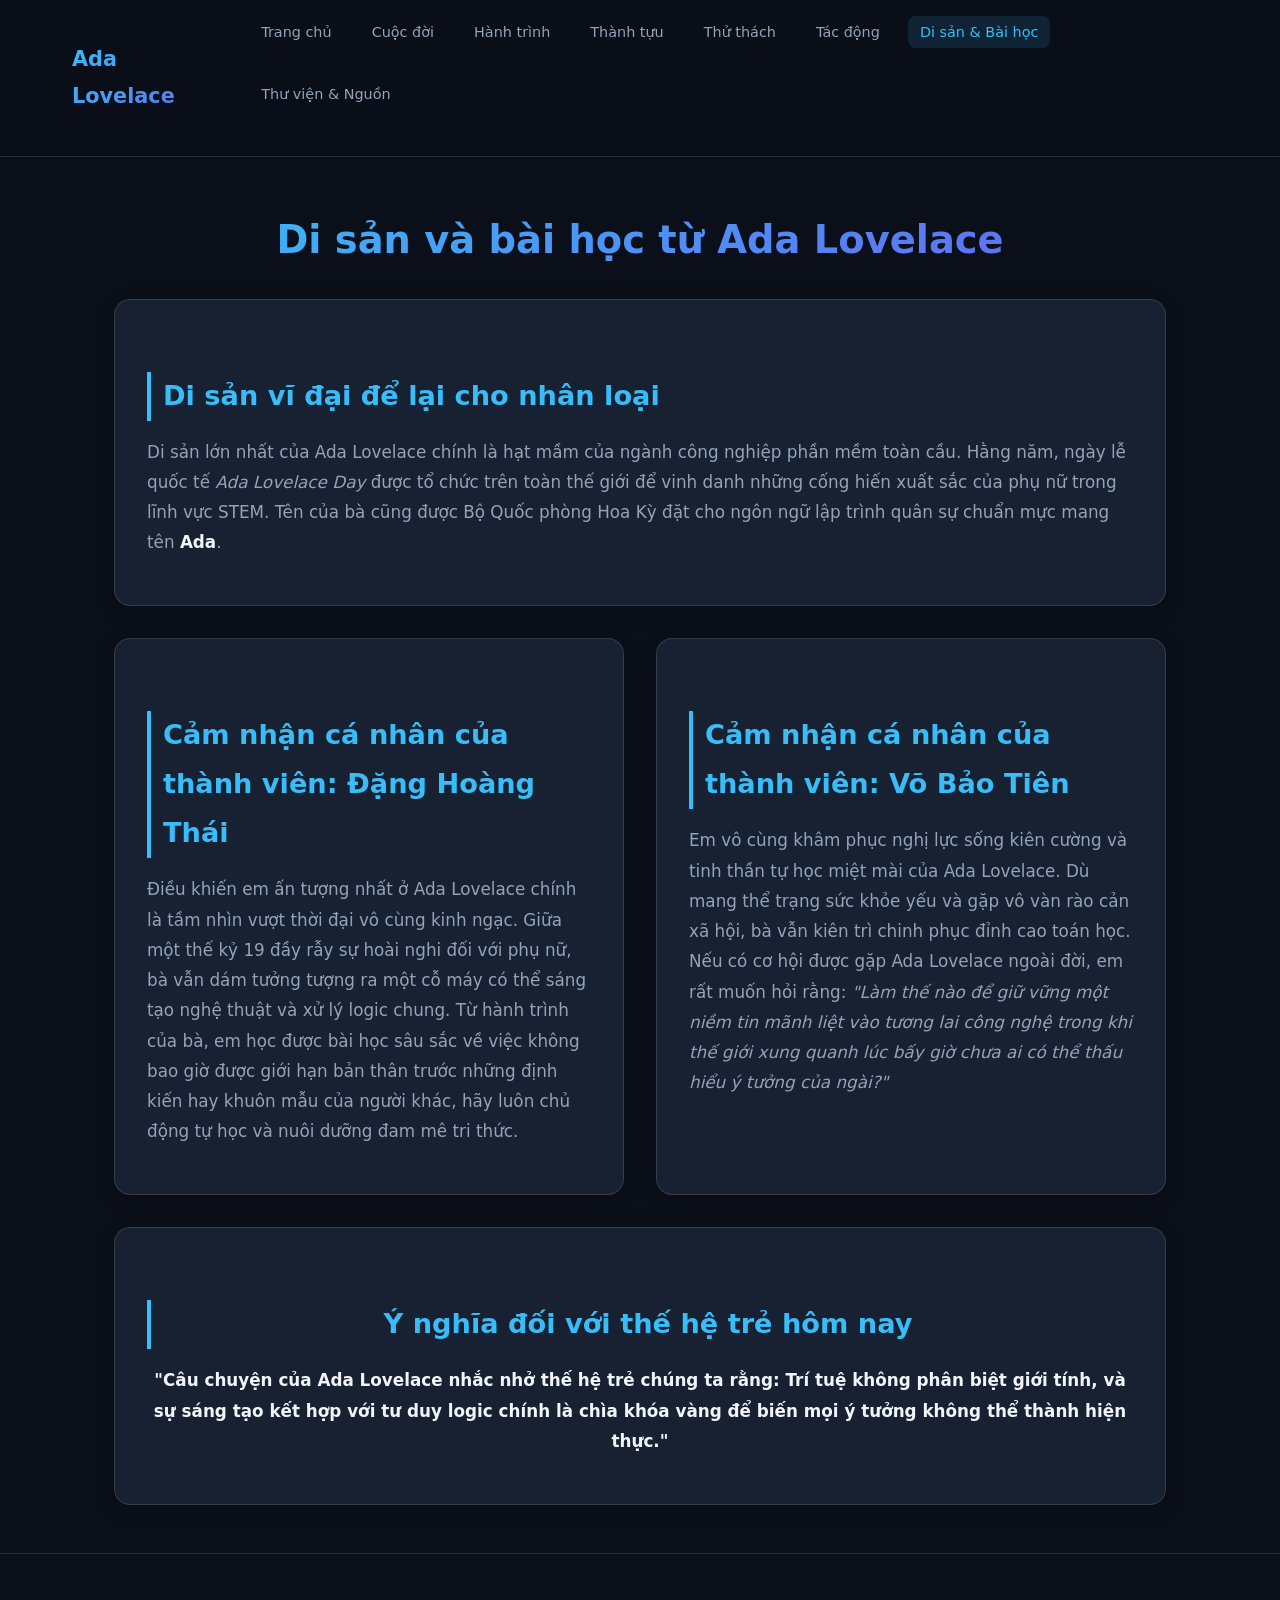
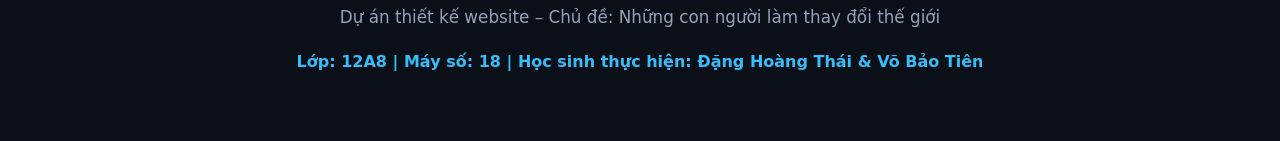
<file: disan_baihoc.html>
<!DOCTYPE html>
<html lang="vi">
<head>
    <meta charset="UTF-8">
    <meta name="viewport" content="width=device-width, initial-scale=1.0">
    <title>Ada Lovelace – Một con người làm thay đổi thế giới</title>
    <link rel="stylesheet" href="style.css">
</head>
<body>
    <header>
        <div class="nav-container">
            <a href="index.html" class="logo">Ada Lovelace</a>
            <nav>
                <ul>
                    <li><a href="index.html" class="">Trang chủ</a></li>
                    <li><a href="cuocdoi.html" class="">Cuộc đời</a></li>
                    <li><a href="hanhtrinh.html" class="">Hành trình</a></li>
                    <li><a href="thanhtuu.html" class="">Thành tựu</a></li>
                    <li><a href="thuthach.html" class="">Thử thách</a></li>
                    <li><a href="tacdong.html" class="">Tác động</a></li>
                    <li><a href="disan_baihoc.html" class="active">Di sản & Bài học</a></li>
                    <li><a href="thuvien_nguon.html" class="">Thư viện & Nguồn</a></li>
                </ul>
            </nav>
        </div>
    </header>

    <main>
        <h1>Di sản và bài học từ Ada Lovelace</h1>

        <div class="card">
            <h2>Di sản vĩ đại để lại cho nhân loại</h2>
            <p>Di sản lớn nhất của Ada Lovelace chính là hạt mầm của ngành công nghiệp phần mềm toàn cầu. Hằng năm, ngày lễ quốc tế <em>Ada Lovelace Day</em> được tổ chức trên toàn thế giới để vinh danh những cống hiến xuất sắc của phụ nữ trong lĩnh vực STEM. Tên của bà cũng được Bộ Quốc phòng Hoa Kỳ đặt cho ngôn ngữ lập trình quân sự chuẩn mực mang tên <strong>Ada</strong>.</p>
        </div>

        <div class="grid-container" style="margin-top: 2rem;">
            <div class="card">
                <h2>Cảm nhận cá nhân của thành viên: Đặng Hoàng Thái</h2>
                <p>Điều khiến em ấn tượng nhất ở Ada Lovelace chính là tầm nhìn vượt thời đại vô cùng kinh ngạc. Giữa một thế kỷ 19 đầy rẫy sự hoài nghi đối với phụ nữ, bà vẫn dám tưởng tượng ra một cỗ máy có thể sáng tạo nghệ thuật và xử lý logic chung. Từ hành trình của bà, em học được bài học sâu sắc về việc không bao giờ được giới hạn bản thân trước những định kiến hay khuôn mẫu của người khác, hãy luôn chủ động tự học và nuôi dưỡng đam mê tri thức.</p>
            </div>
            <div class="card">
                <h2>Cảm nhận cá nhân của thành viên: Võ Bảo Tiên</h2>
                <p>Em vô cùng khâm phục nghị lực sống kiên cường và tinh thần tự học miệt mài của Ada Lovelace. Dù mang thể trạng sức khỏe yếu và gặp vô vàn rào cản xã hội, bà vẫn kiên trì chinh phục đỉnh cao toán học. Nếu có cơ hội được gặp Ada Lovelace ngoài đời, em rất muốn hỏi rằng: <em>"Làm thế nào để giữ vững một niềm tin mãnh liệt vào tương lai công nghệ trong khi thế giới xung quanh lúc bấy giờ chưa ai có thể thấu hiểu ý tưởng của ngài?"</em></p>
            </div>
        </div>

        <div class="card" style="margin-top: 2rem; text-align: center;">
            <h2>Ý nghĩa đối với thế hệ trẻ hôm nay</h2>
            <p><strong>"Câu chuyện của Ada Lovelace nhắc nhở thế hệ trẻ chúng ta rằng: Trí tuệ không phân biệt giới tính, và sự sáng tạo kết hợp với tư duy logic chính là chìa khóa vàng để biến mọi ý tưởng không thể thành hiện thực."</strong></p>
        </div>
    </main>

    <footer>
        <p>Dự án thiết kế website – Chủ đề: Những con người làm thay đổi thế giới</p>
        <p class="team-info">Lớp: 12A8 | Máy số: 18 | Học sinh thực hiện: Đặng Hoàng Thái & Võ Bảo Tiên</p>
    </footer>
</body>
</html>
</file>
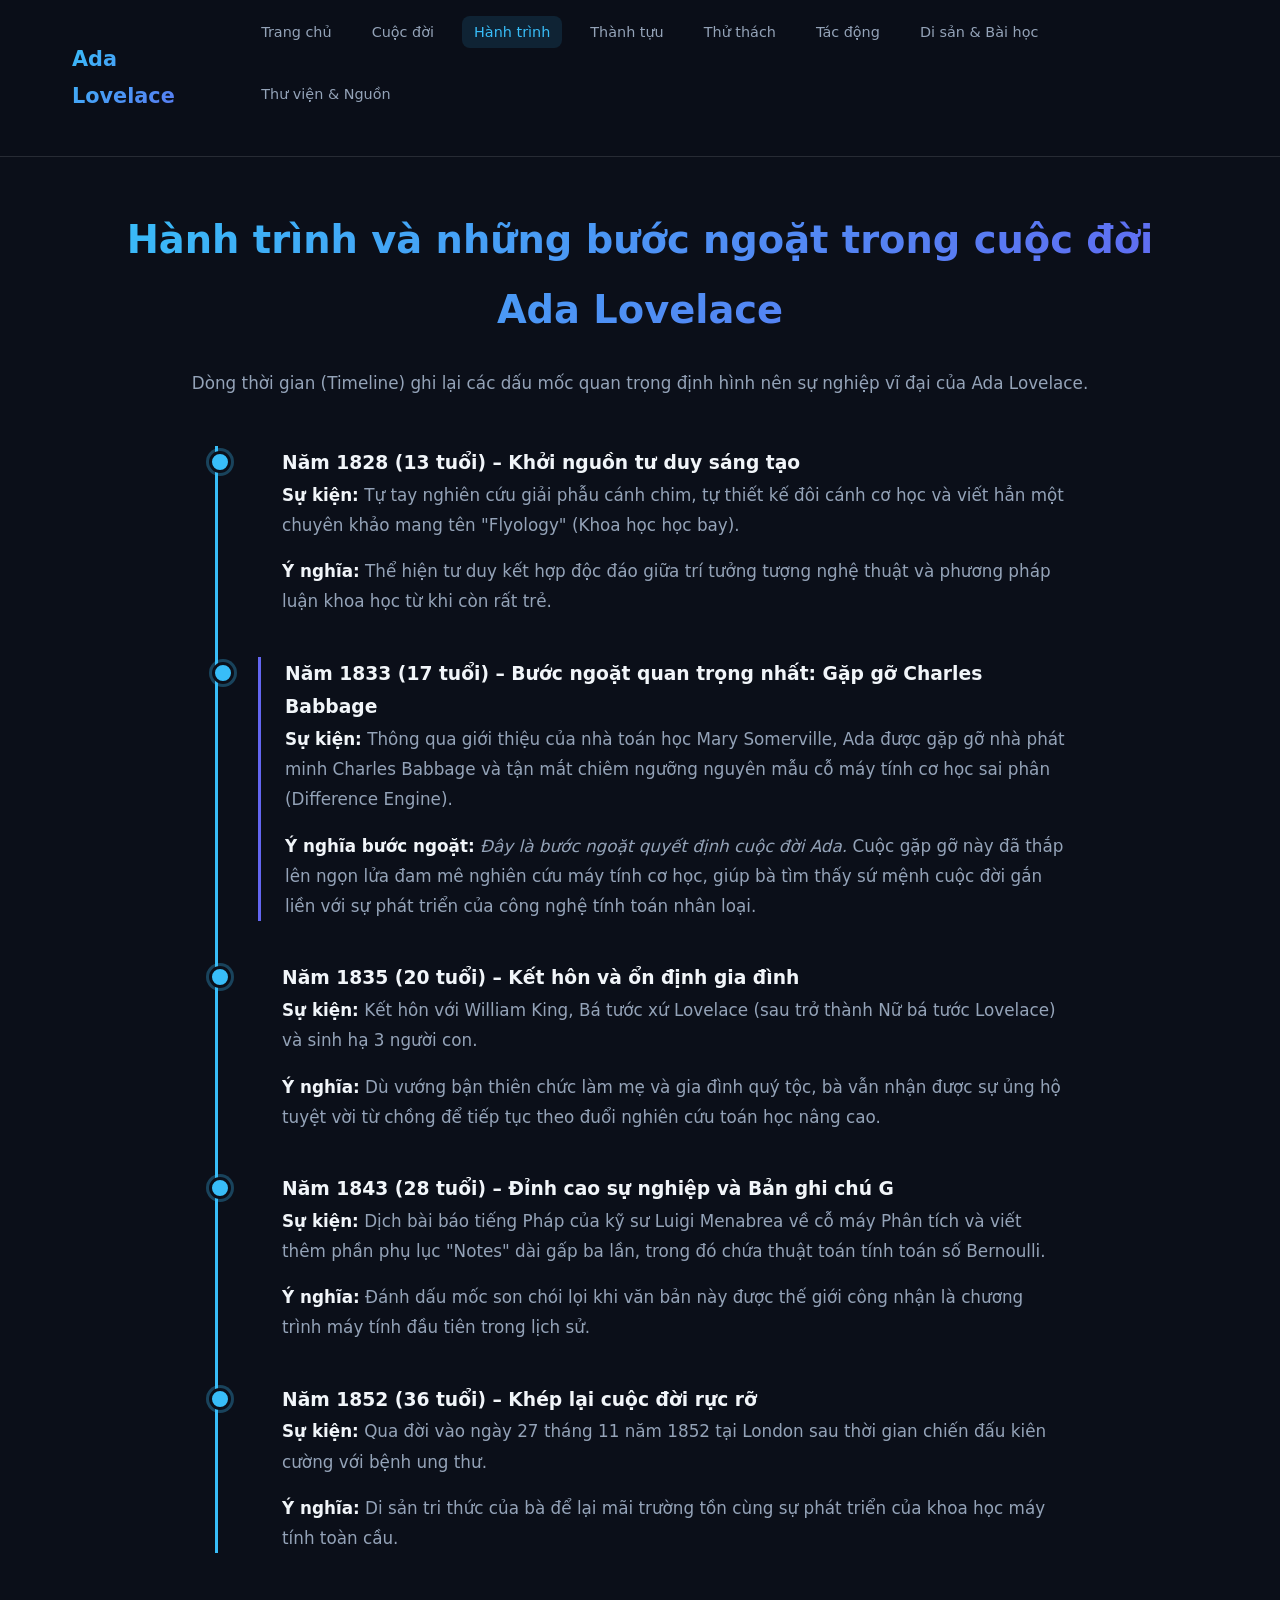
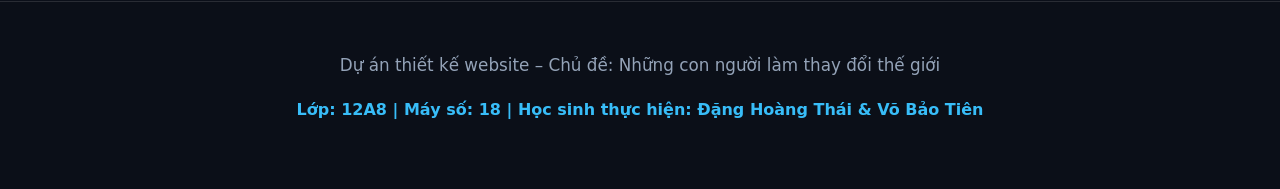
<file: hanhtrinh.html>
<!DOCTYPE html>
<html lang="vi">
<head>
    <meta charset="UTF-8">
    <meta name="viewport" content="width=device-width, initial-scale=1.0">
    <title>Ada Lovelace – Một con người làm thay đổi thế giới</title>
    <link rel="stylesheet" href="style.css">
</head>
<body>
    <header>
        <div class="nav-container">
            <a href="index.html" class="logo">Ada Lovelace</a>
            <nav>
                <ul>
                    <li><a href="index.html" class="">Trang chủ</a></li>
                    <li><a href="cuocdoi.html" class="">Cuộc đời</a></li>
                    <li><a href="hanhtrinh.html" class="active">Hành trình</a></li>
                    <li><a href="thanhtuu.html" class="">Thành tựu</a></li>
                    <li><a href="thuthach.html" class="">Thử thách</a></li>
                    <li><a href="tacdong.html" class="">Tác động</a></li>
                    <li><a href="disan_baihoc.html" class="">Di sản & Bài học</a></li>
                    <li><a href="thuvien_nguon.html" class="">Thư viện & Nguồn</a></li>
                </ul>
            </nav>
        </div>
    </header>

    <main>
        <h1>Hành trình và những bước ngoặt trong cuộc đời Ada Lovelace</h1>
        <p style="text-align: center; margin-bottom: 2rem;">Dòng thời gian (Timeline) ghi lại các dấu mốc quan trọng định hình nên sự nghiệp vĩ đại của Ada Lovelace.</p>

        <div class="timeline">
            <div class="timeline-item">
                <h3>Năm 1828 (13 tuổi) – Khởi nguồn tư duy sáng tạo</h3>
                <p><strong>Sự kiện:</strong> Tự tay nghiên cứu giải phẫu cánh chim, tự thiết kế đôi cánh cơ học và viết hẳn một chuyên khảo mang tên "Flyology" (Khoa học học bay).</p>
                <p><strong>Ý nghĩa:</strong> Thể hiện tư duy kết hợp độc đáo giữa trí tưởng tượng nghệ thuật và phương pháp luận khoa học từ khi còn rất trẻ.</p>
            </div>
            <div class="timeline-item" style="border-left: 3px solid #6366f1;">
                <h3>Năm 1833 (17 tuổi) – Bước ngoặt quan trọng nhất: Gặp gỡ Charles Babbage</h3>
                <p><strong>Sự kiện:</strong> Thông qua giới thiệu của nhà toán học Mary Somerville, Ada được gặp gỡ nhà phát minh Charles Babbage và tận mắt chiêm ngưỡng nguyên mẫu cỗ máy tính cơ học sai phân (Difference Engine).</p>
                <p><strong>Ý nghĩa bước ngoặt:</strong> <em>Đây là bước ngoặt quyết định cuộc đời Ada.</em> Cuộc gặp gỡ này đã thắp lên ngọn lửa đam mê nghiên cứu máy tính cơ học, giúp bà tìm thấy sứ mệnh cuộc đời gắn liền với sự phát triển của công nghệ tính toán nhân loại.</p>
            </div>
            <div class="timeline-item">
                <h3>Năm 1835 (20 tuổi) – Kết hôn và ổn định gia đình</h3>
                <p><strong>Sự kiện:</strong> Kết hôn với William King, Bá tước xứ Lovelace (sau trở thành Nữ bá tước Lovelace) và sinh hạ 3 người con.</p>
                <p><strong>Ý nghĩa:</strong> Dù vướng bận thiên chức làm mẹ và gia đình quý tộc, bà vẫn nhận được sự ủng hộ tuyệt vời từ chồng để tiếp tục theo đuổi nghiên cứu toán học nâng cao.</p>
            </div>
            <div class="timeline-item">
                <h3>Năm 1843 (28 tuổi) – Đỉnh cao sự nghiệp và Bản ghi chú G</h3>
                <p><strong>Sự kiện:</strong> Dịch bài báo tiếng Pháp của kỹ sư Luigi Menabrea về cỗ máy Phân tích và viết thêm phần phụ lục "Notes" dài gấp ba lần, trong đó chứa thuật toán tính toán số Bernoulli.</p>
                <p><strong>Ý nghĩa:</strong> Đánh dấu mốc son chói lọi khi văn bản này được thế giới công nhận là chương trình máy tính đầu tiên trong lịch sử.</p>
            </div>
            <div class="timeline-item">
                <h3>Năm 1852 (36 tuổi) – Khép lại cuộc đời rực rỡ</h3>
                <p><strong>Sự kiện:</strong> Qua đời vào ngày 27 tháng 11 năm 1852 tại London sau thời gian chiến đấu kiên cường với bệnh ung thư.</p>
                <p><strong>Ý nghĩa:</strong> Di sản tri thức của bà để lại mãi trường tồn cùng sự phát triển của khoa học máy tính toàn cầu.</p>
            </div>
        </div>
    </main>

    <footer>
        <p>Dự án thiết kế website – Chủ đề: Những con người làm thay đổi thế giới</p>
        <p class="team-info">Lớp: 12A8 | Máy số: 18 | Học sinh thực hiện: Đặng Hoàng Thái & Võ Bảo Tiên</p>
    </footer>
</body>
</html>
</file>
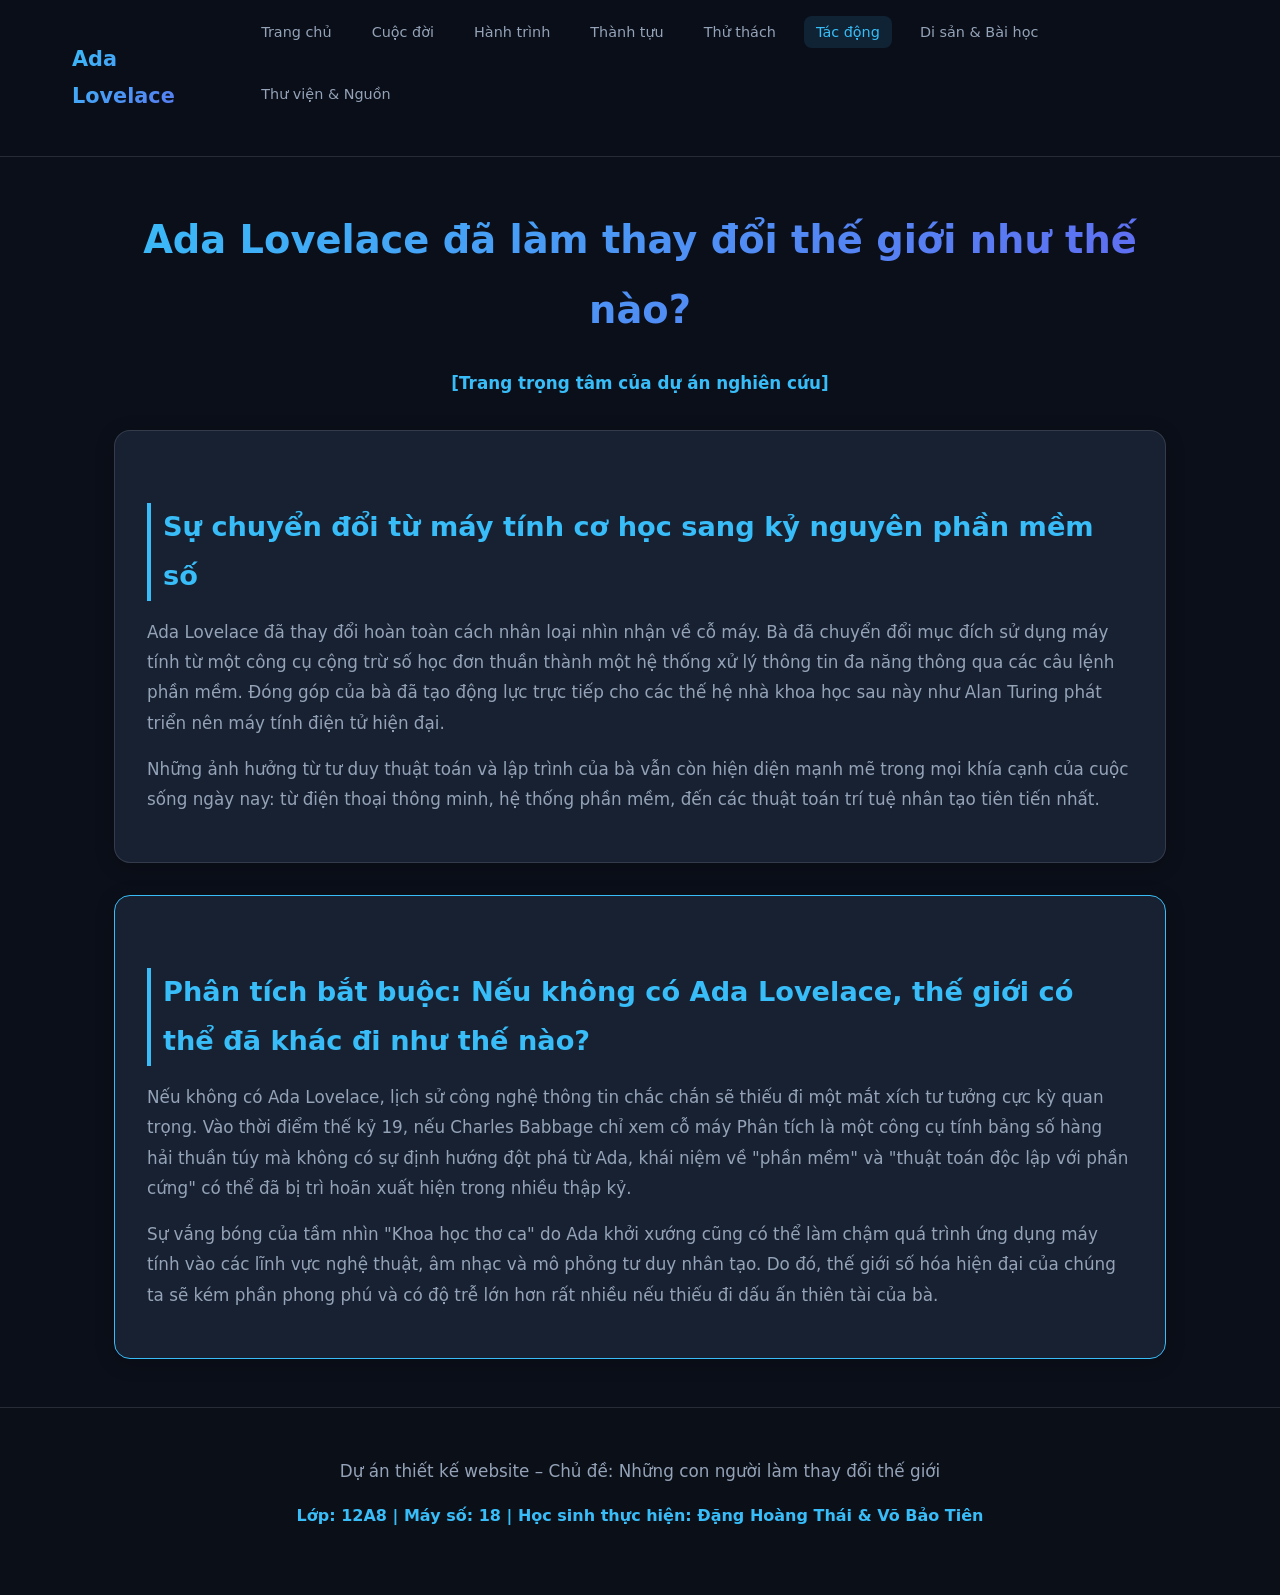
<file: tacdong.html>
<!DOCTYPE html>
<html lang="vi">
<head>
    <meta charset="UTF-8">
    <meta name="viewport" content="width=device-width, initial-scale=1.0">
    <title>Ada Lovelace – Một con người làm thay đổi thế giới</title>
    <link rel="stylesheet" href="style.css">
</head>
<body>
    <header>
        <div class="nav-container">
            <a href="index.html" class="logo">Ada Lovelace</a>
            <nav>
                <ul>
                    <li><a href="index.html" class="">Trang chủ</a></li>
                    <li><a href="cuocdoi.html" class="">Cuộc đời</a></li>
                    <li><a href="hanhtrinh.html" class="">Hành trình</a></li>
                    <li><a href="thanhtuu.html" class="">Thành tựu</a></li>
                    <li><a href="thuthach.html" class="">Thử thách</a></li>
                    <li><a href="tacdong.html" class="active">Tác động</a></li>
                    <li><a href="disan_baihoc.html" class="">Di sản & Bài học</a></li>
                    <li><a href="thuvien_nguon.html" class="">Thư viện & Nguồn</a></li>
                </ul>
            </nav>
        </div>
    </header>

    <main>
        <h1>Ada Lovelace đã làm thay đổi thế giới như thế nào?</h1>
        <p style="text-align: center; margin-bottom: 2rem; color: var(--accent-color); font-weight: 600;">[Trang trọng tâm của dự án nghiên cứu]</p>

        <div class="card">
            <h2>Sự chuyển đổi từ máy tính cơ học sang kỷ nguyên phần mềm số</h2>
            <p>Ada Lovelace đã thay đổi hoàn toàn cách nhân loại nhìn nhận về cỗ máy. Bà đã chuyển đổi mục đích sử dụng máy tính từ một công cụ cộng trừ số học đơn thuần thành một hệ thống xử lý thông tin đa năng thông qua các câu lệnh phần mềm. Đóng góp của bà đã tạo động lực trực tiếp cho các thế hệ nhà khoa học sau này như Alan Turing phát triển nên máy tính điện tử hiện đại.</p>
            <p>Những ảnh hưởng từ tư duy thuật toán và lập trình của bà vẫn còn hiện diện mạnh mẽ trong mọi khía cạnh của cuộc sống ngày nay: từ điện thoại thông minh, hệ thống phần mềm, đến các thuật toán trí tuệ nhân tạo tiên tiến nhất.</p>
        </div>

        <div class="card" style="margin-top: 2rem; border-color: var(--accent-color);">
            <h2>Phân tích bắt buộc: Nếu không có Ada Lovelace, thế giới có thể đã khác đi như thế nào?</h2>
            <p>Nếu không có Ada Lovelace, lịch sử công nghệ thông tin chắc chắn sẽ thiếu đi một mắt xích tư tưởng cực kỳ quan trọng. Vào thời điểm thế kỷ 19, nếu Charles Babbage chỉ xem cỗ máy Phân tích là một công cụ tính bảng số hàng hải thuần túy mà không có sự định hướng đột phá từ Ada, khái niệm về "phần mềm" và "thuật toán độc lập với phần cứng" có thể đã bị trì hoãn xuất hiện trong nhiều thập kỷ.</p>
            <p>Sự vắng bóng của tầm nhìn "Khoa học thơ ca" do Ada khởi xướng cũng có thể làm chậm quá trình ứng dụng máy tính vào các lĩnh vực nghệ thuật, âm nhạc và mô phỏng tư duy nhân tạo. Do đó, thế giới số hóa hiện đại của chúng ta sẽ kém phần phong phú và có độ trễ lớn hơn rất nhiều nếu thiếu đi dấu ấn thiên tài của bà.</p>
        </div>
    </main>

    <footer>
        <p>Dự án thiết kế website – Chủ đề: Những con người làm thay đổi thế giới</p>
        <p class="team-info">Lớp: 12A8 | Máy số: 18 | Học sinh thực hiện: Đặng Hoàng Thái & Võ Bảo Tiên</p>
    </footer>
</body>
</html>
</file>
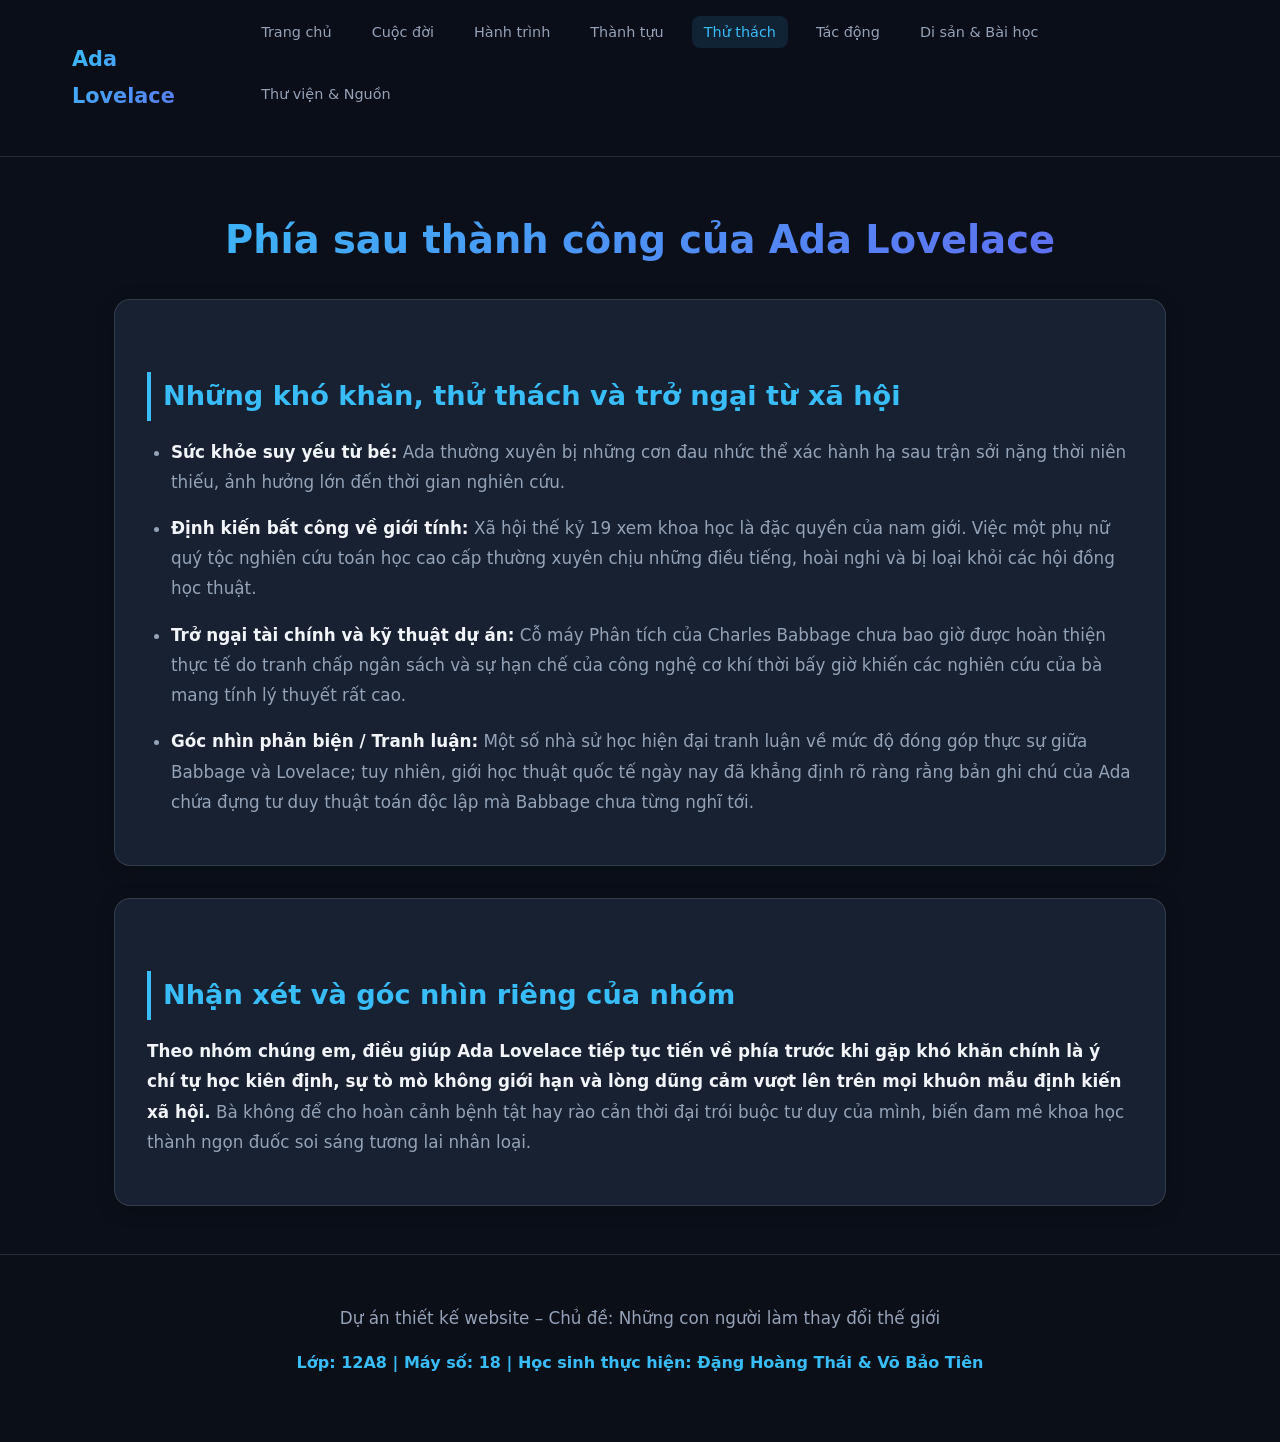
<file: thuthach.html>
<!DOCTYPE html>
<html lang="vi">
<head>
    <meta charset="UTF-8">
    <meta name="viewport" content="width=device-width, initial-scale=1.0">
    <title>Ada Lovelace – Một con người làm thay đổi thế giới</title>
    <link rel="stylesheet" href="style.css">
</head>
<body>
    <header>
        <div class="nav-container">
            <a href="index.html" class="logo">Ada Lovelace</a>
            <nav>
                <ul>
                    <li><a href="index.html" class="">Trang chủ</a></li>
                    <li><a href="cuocdoi.html" class="">Cuộc đời</a></li>
                    <li><a href="hanhtrinh.html" class="">Hành trình</a></li>
                    <li><a href="thanhtuu.html" class="">Thành tựu</a></li>
                    <li><a href="thuthach.html" class="active">Thử thách</a></li>
                    <li><a href="tacdong.html" class="">Tác động</a></li>
                    <li><a href="disan_baihoc.html" class="">Di sản & Bài học</a></li>
                    <li><a href="thuvien_nguon.html" class="">Thư viện & Nguồn</a></li>
                </ul>
            </nav>
        </div>
    </header>

    <main>
        <h1>Phía sau thành công của Ada Lovelace</h1>

        <div class="card">
            <h2>Những khó khăn, thử thách và trở ngại từ xã hội</h2>
            <ul>
                <li><strong>Sức khỏe suy yếu từ bé:</strong> Ada thường xuyên bị những cơn đau nhức thể xác hành hạ sau trận sởi nặng thời niên thiếu, ảnh hưởng lớn đến thời gian nghiên cứu.</li>
                <li><strong>Định kiến bất công về giới tính:</strong> Xã hội thế kỷ 19 xem khoa học là đặc quyền của nam giới. Việc một phụ nữ quý tộc nghiên cứu toán học cao cấp thường xuyên chịu những điều tiếng, hoài nghi và bị loại khỏi các hội đồng học thuật.</li>
                <li><strong>Trở ngại tài chính và kỹ thuật dự án:</strong> Cỗ máy Phân tích của Charles Babbage chưa bao giờ được hoàn thiện thực tế do tranh chấp ngân sách và sự hạn chế của công nghệ cơ khí thời bấy giờ khiến các nghiên cứu của bà mang tính lý thuyết rất cao.</li>
                <li><strong>Góc nhìn phản biện / Tranh luận:</strong> Một số nhà sử học hiện đại tranh luận về mức độ đóng góp thực sự giữa Babbage và Lovelace; tuy nhiên, giới học thuật quốc tế ngày nay đã khẳng định rõ ràng rằng bản ghi chú của Ada chứa đựng tư duy thuật toán độc lập mà Babbage chưa từng nghĩ tới.</li>
            </ul>
        </div>

        <div class="card" style="margin-top: 2rem;">
            <h2>Nhận xét và góc nhìn riêng của nhóm</h2>
            <p><strong>Theo nhóm chúng em, điều giúp Ada Lovelace tiếp tục tiến về phía trước khi gặp khó khăn chính là ý chí tự học kiên định, sự tò mò không giới hạn và lòng dũng cảm vượt lên trên mọi khuôn mẫu định kiến xã hội.</strong> Bà không để cho hoàn cảnh bệnh tật hay rào cản thời đại trói buộc tư duy của mình, biến đam mê khoa học thành ngọn đuốc soi sáng tương lai nhân loại.</p>
        </div>
    </main>

    <footer>
        <p>Dự án thiết kế website – Chủ đề: Những con người làm thay đổi thế giới</p>
        <p class="team-info">Lớp: 12A8 | Máy số: 18 | Học sinh thực hiện: Đặng Hoàng Thái & Võ Bảo Tiên</p>
    </footer>
</body>
</html>
</file>
<file: style.css>
:root {
    --bg-color: #0b0f19;
    --card-bg: rgba(30, 41, 59, 0.75);
    --text-color: #f1f5f9;
    --text-muted: #94a3b8;
    --accent-color: #38bdf8;
    --accent-gradient: linear-gradient(135deg, #38bdf8 0%, #6366f1 100%);
    --border-color: rgba(255, 255, 255, 0.12);
    --transition: all 0.3s ease-in-out;
}

* {
    margin: 0;
    padding: 0;
    box-sizing: border-box;
}

body {
    font-family: 'Segoe UI', system-ui, -apple-system, sans-serif;
    background-color: var(--bg-color);
    color: var(--text-color);
    line-height: 1.8;
    overflow-x: hidden;
}

/* Banner / Header */
header {
    position: sticky;
    top: 0;
    z-index: 1000;
    background: rgba(11, 15, 25, 0.9);
    backdrop-filter: blur(12px);
    border-bottom: 1px solid var(--border-color);
}

.nav-container {
    max-width: 1200px;
    margin: 0 auto;
    display: flex;
    justify-content: space-between;
    align-items: center;
    padding: 1rem 2rem;
}

.logo {
    font-size: 1.3rem;
    font-weight: 700;
    background: var(--accent-gradient);
    -webkit-background-clip: text;
    -webkit-text-fill-color: transparent;
    text-decoration: none;
}

nav ul {
    display: flex;
    list-style: none;
    gap: 1rem;
    flex-wrap: wrap;
}

nav ul li a {
    color: var(--text-muted);
    text-decoration: none;
    font-size: 0.9rem;
    font-weight: 500;
    transition: var(--transition);
    padding: 0.5rem 0.75rem;
    border-radius: 8px;
}

nav ul li a:hover, nav ul li a.active {
    color: var(--accent-color);
    background: rgba(56, 189, 248, 0.12);
}

/* Main Layout */
main {
    max-width: 1100px;
    margin: 3rem auto;
    padding: 0 1.5rem;
    min-height: 70vh;
}

h1 {
    font-size: 2.4rem;
    margin-bottom: 1.5rem;
    background: var(--accent-gradient);
    -webkit-background-clip: text;
    -webkit-text-fill-color: transparent;
    text-align: center;
}

h2 {
    font-size: 1.7rem;
    margin: 2.5rem 0 1rem;
    color: var(--accent-color);
    border-left: 4px solid var(--accent-color);
    padding-left: 0.75rem;
}

p, li {
    color: var(--text-muted);
    font-size: 1.05rem;
    margin-bottom: 1rem;
}

ul, ol {
    padding-left: 1.5rem;
    margin-bottom: 1rem;
}

strong {
    color: var(--text-color);
}

/* Grid & Cards */
.grid-container {
    display: grid;
    grid-template-columns: repeat(auto-fit, minmax(300px, 1fr));
    gap: 2rem;
    margin: 2rem 0;
}

.card {
    background: var(--card-bg);
    border: 1px solid var(--border-color);
    border-radius: 16px;
    padding: 2rem;
    backdrop-filter: blur(10px);
    transition: var(--transition);
    box-shadow: 0 4px 20px rgba(0, 0, 0, 0.2);
}

.card:hover {
    transform: translateY(-5px);
    border-color: var(--accent-color);
    box-shadow: 0 10px 30px rgba(56, 189, 248, 0.15);
}

/* Timeline */
.timeline {
    position: relative;
    max-width: 850px;
    margin: 3rem auto;
    padding-left: 2.5rem;
    border-left: 3px solid var(--accent-color);
}

.timeline-item {
    position: relative;
    margin-bottom: 2.5rem;
    padding-left: 1.5rem;
}

.timeline-item::before {
    content: '';
    position: absolute;
    left: -3.05rem;
    top: 5px;
    width: 16px;
    height: 16px;
    border-radius: 50%;
    background: var(--accent-color);
    border: 3px solid var(--bg-color);
    box-shadow: 0 0 0 3px rgba(56, 189, 248, 0.3);
}

/* Gallery */
.gallery-grid {
    display: grid;
    grid-template-columns: repeat(auto-fit, minmax(240px, 1fr));
    gap: 1.5rem;
    margin: 2rem 0;
}

.gallery-item {
    position: relative;
    border-radius: 12px;
    overflow: hidden;
    aspect-ratio: 4/3;
    background: #1e293b;
    border: 1px solid var(--border-color);
}

.gallery-item img {
    width: 100%;
    height: 100%;
    object-fit: cover;
    transition: var(--transition);
}

.gallery-item:hover img {
    transform: scale(1.08);
}

.gallery-caption {
    position: absolute;
    bottom: 0;
    left: 0;
    right: 0;
    padding: 1rem;
    background: linear-gradient(to top, rgba(11, 15, 25, 0.95), transparent);
    color: #fff;
    font-size: 0.9rem;
    opacity: 0;
    transition: var(--transition);
}

.gallery-item:hover .gallery-caption {
    opacity: 1;
}

/* Table */
table {
    width: 100%;
    border-collapse: collapse;
    margin: 2rem 0;
    background: var(--card-bg);
    border-radius: 12px;
    overflow: hidden;
    border: 1px solid var(--border-color);
}

th, td {
    padding: 1rem 1.25rem;
    text-align: left;
    border-bottom: 1px solid var(--border-color);
}

th {
    background: rgba(56, 189, 248, 0.15);
    color: var(--accent-color);
    font-weight: 600;
}

/* Quote Box */
blockquote {
    border-left: 4px solid var(--accent-color);
    padding: 1.25rem 1.5rem;
    margin: 2rem 0;
    background: var(--card-bg);
    border-radius: 0 12px 12px 0;
    font-style: italic;
    color: #e2e8f0;
    box-shadow: 0 4px 15px rgba(0,0,0,0.1);
}

/* Footer */
footer {
    text-align: center;
    padding: 3rem 1.5rem;
    background: rgba(11, 15, 25, 0.95);
    border-top: 1px solid var(--border-color);
    color: var(--text-muted);
    font-size: 0.9rem;
}

.team-info {
    margin-top: 0.75rem;
    color: var(--accent-color);
    font-weight: 600;
    font-size: 1rem;
}

/* Responsive Media Query */
@media (max-width: 768px) {
    .nav-container {
        flex-direction: column;
        gap: 1rem;
    }
    nav ul {
        justify-content: center;
        gap: 0.5rem;
    }
    h1 {
        font-size: 2rem;
    }
    .grid-container {
        grid-template-columns: 1fr;
    }
}


/* Ada Lovelace gallery improvements: local images, clear captions, responsive layout */
.ada-gallery { grid-template-columns: repeat(auto-fit, minmax(min(100%, 240px), 1fr)); gap: 1.25rem; }
.ada-gallery-item { margin: 0; overflow: hidden; display: flex; flex-direction: column; background: var(--card-bg); border: 1px solid var(--border-color); border-radius: 14px; box-shadow: 0 8px 24px rgba(0,0,0,.18); }
.ada-gallery-item img { display: block; width: 100%; height: 220px; object-fit: cover; background: #e9e1d4; }
.ada-gallery-item .gallery-caption { display: flex; flex-direction: column; gap: .45rem; padding: 1rem; line-height: 1.6; }
.ada-gallery-item .gallery-caption strong { color: var(--text-color); }
.ada-gallery-item .gallery-caption span { color: var(--text-muted); font-size: .95rem; }
@media (max-width: 640px) { .nav-container { padding: .8rem 1rem; flex-direction: column; align-items: flex-start; gap: .75rem; } nav ul { gap: .35rem; } nav ul li a { display: inline-block; font-size: .82rem; padding: .45rem .55rem; } main { margin: 1.5rem auto; padding: 0 1rem; } h1 { font-size: 1.8rem; } .ada-gallery-item img { height: 200px; } .card { padding: 1.25rem; } }
</file>
